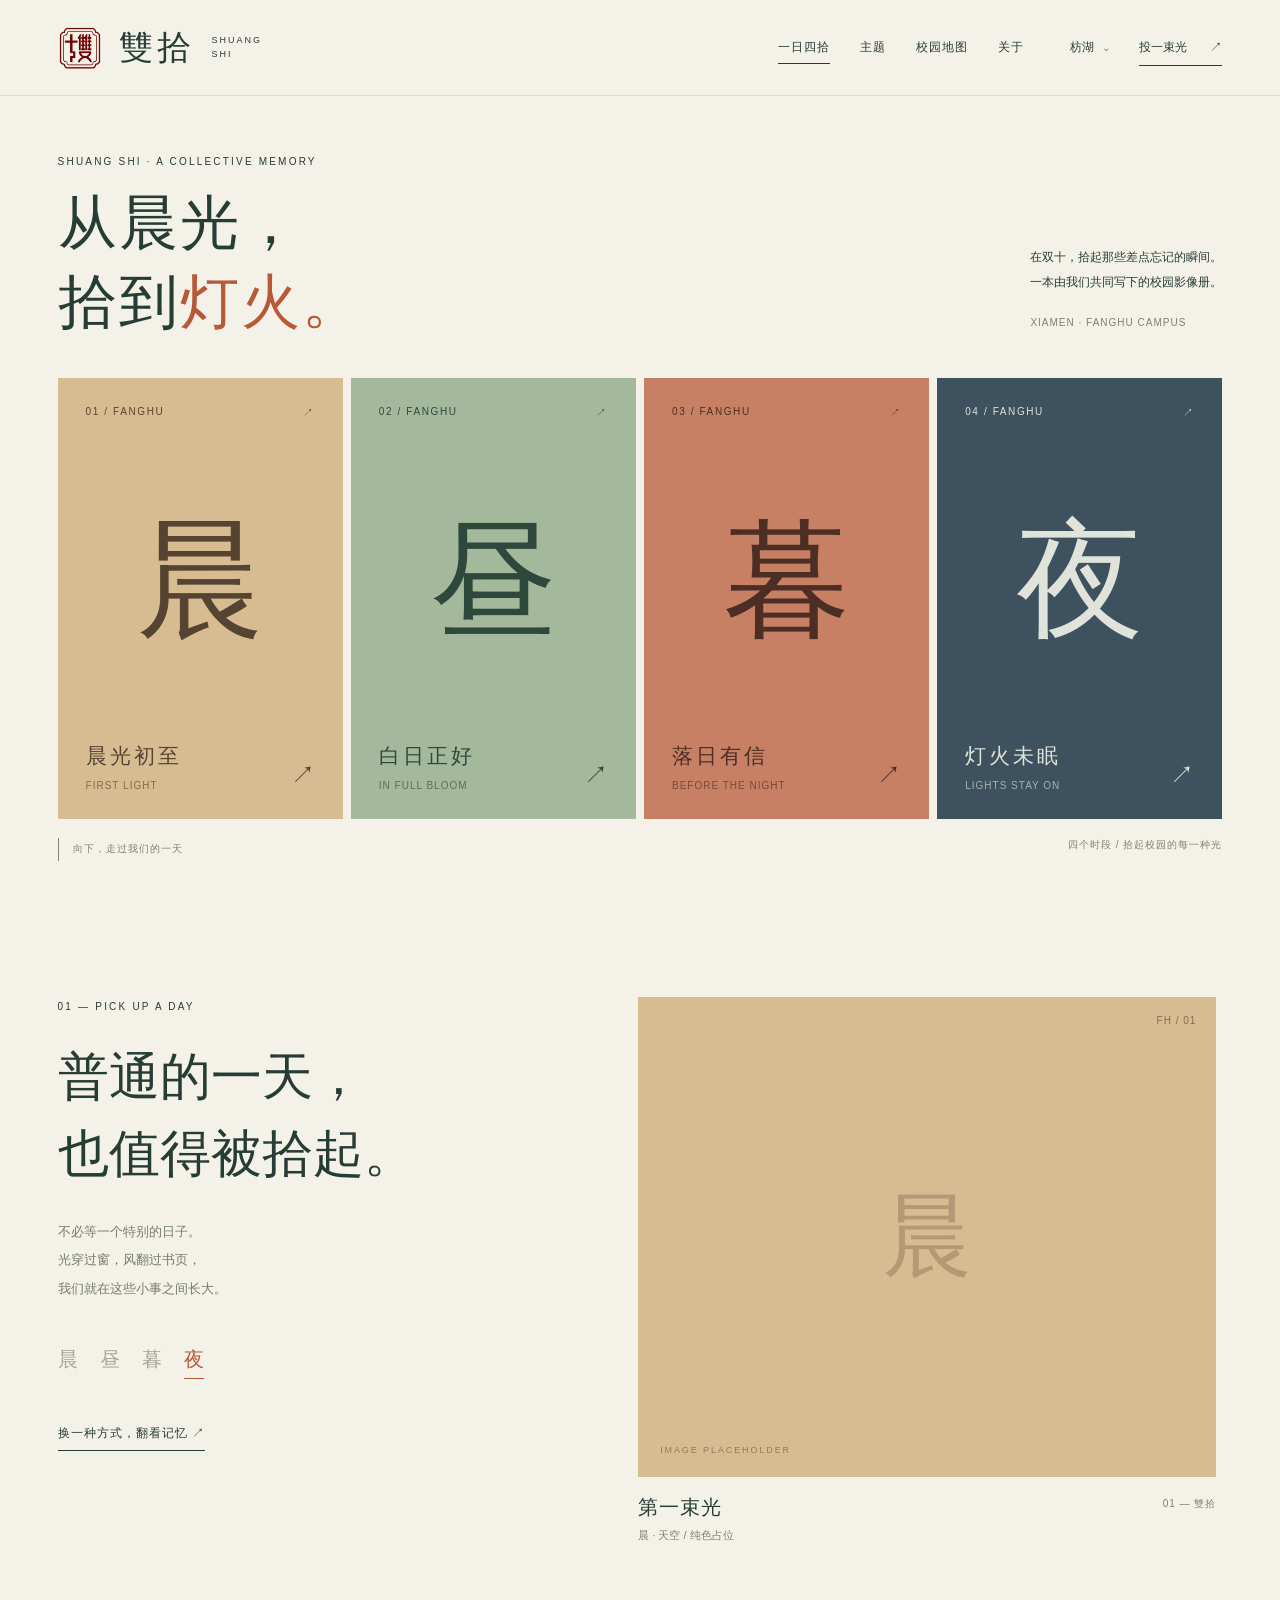
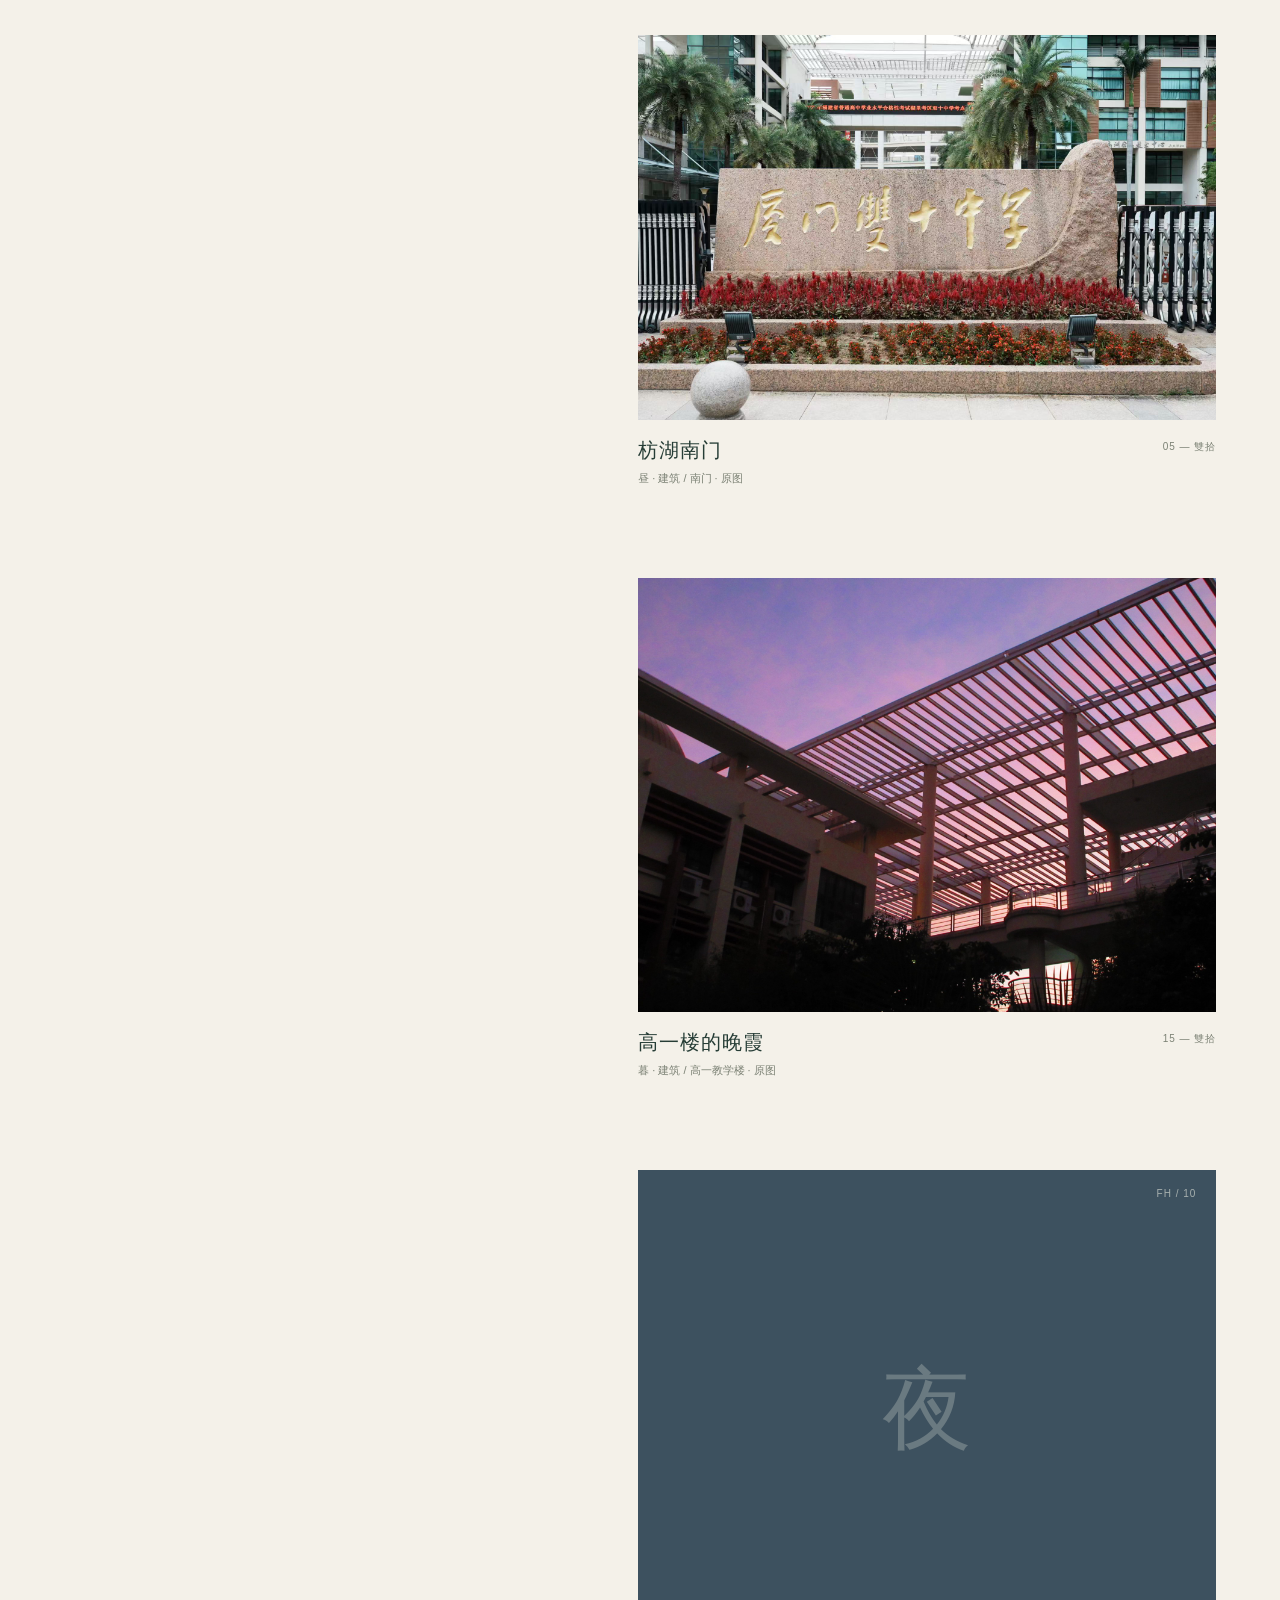
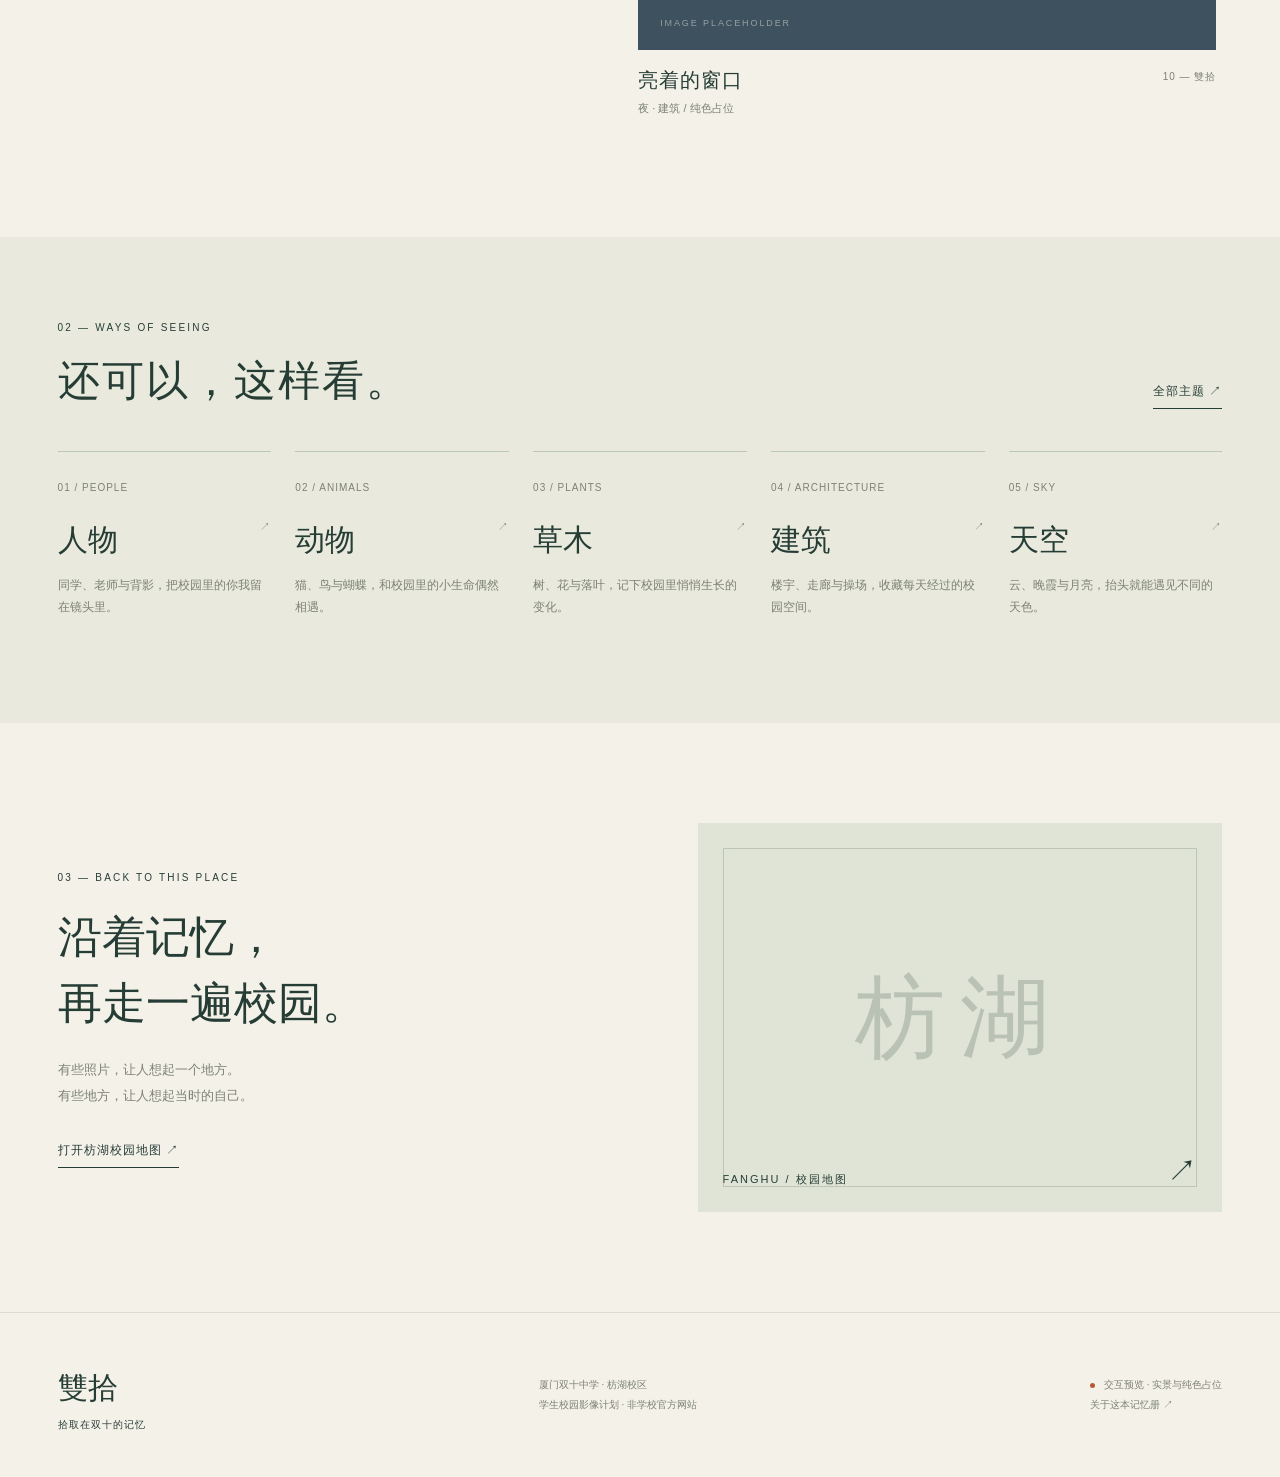
<file: pages-preview/index.html>
<!doctype html>
<html lang="zh-CN"><head><meta charset="UTF-8"><meta name="viewport" content="width=device-width,initial-scale=1"><meta name="theme-color" content="#f4f1e9"><title>雙拾 · 从晨光到灯火</title><meta name="description" content="在双十，拾起那些差点忘记的瞬间。枋湖校区校园影像交互预览。"><link rel="stylesheet" href="style.css?v=contribution-20261113b"></head>
<body><div class="reading-progress" aria-hidden="true"></div><header class="header"><a href="#/" class="brand" aria-label="雙拾首页"><img class="school-emblem" src="assets/shuangshi-emblem.png" alt="" width="44" height="44">雙拾<span>SHUANG SHI</span></a><nav aria-label="主导航"><a href="#/" data-nav="home">一日四拾</a><a href="#/themes" data-nav="themes">主题</a><a href="#/map" data-nav="map">校园地图</a><a href="#/about" data-nav="about">关于</a></nav><div class="header-actions"><button id="campus-toggle" aria-expanded="false" aria-controls="campus-menu">枋湖 <span>⌄</span></button><button class="contribute-trigger" data-contribute>投一束光 <span>↗</span></button></div><div id="campus-menu" class="campus-menu" hidden><button id="fanghu-campus"><span>枋湖校区</span><small>正在这里 · 浏览预览</small></button><button id="xiang-campus"><span>翔安校区 <b>筹备中</b></span><small>下一段记忆，留一个位置</small></button></div></header>
<main id="app"></main><footer><a href="#/" class="footer-brand">雙拾<span>拾取在双十的记忆</span></a><p>厦门双十中学 · 枋湖校区<br>学生校园影像计划 · 非学校官方网站</p><div><span class="preview-dot"></span> 交互预览 · 实景与纯色占位<br><a href="#/about">关于这本记忆册 ↗</a></div></footer>
<dialog id="photo-viewer" class="photo-viewer" aria-labelledby="viewer-title"><div class="viewer-toolbar"><span id="viewer-index"></span><span>雙拾 / 记忆切片</span><button id="viewer-close" aria-label="关闭照片">关闭 <span>×</span></button></div><div class="viewer-layout"><button class="viewer-prev" aria-label="上一张">←</button><div id="viewer-image" class="photo-surface"><span class="placeholder-mark">IMAGE PLACEHOLDER</span><span id="viewer-glyph"></span></div><div class="viewer-copy"><span class="eyebrow" id="viewer-period"></span><h2 id="viewer-title"></h2><p id="viewer-story"></p><dl><div><dt>地点</dt><dd id="viewer-place"></dd></div><div><dt>摄影</dt><dd id="viewer-author">等待你的署名</dd></div><div><dt>作品状态</dt><dd id="viewer-status">纯色占位 · 非真实投稿</dd></div></dl><div class="viewer-image-tools"><button id="viewer-size" class="text-link" aria-pressed="false" hidden>原尺寸</button><a id="viewer-original" class="text-link" target="_blank" rel="noopener" hidden>打开原图 ↗</a></div><button id="viewer-map" class="text-link">在地图中查看 ↗</button></div><button class="viewer-next" aria-label="下一张">→</button></div><p class="viewer-tip">← → 切换照片 · Esc 返回原位置</p></dialog>
<dialog id="info-dialog" class="info-dialog" aria-labelledby="info-title"><button class="dialog-close" aria-label="关闭">×</button><span class="eyebrow">THE NEXT CHAPTER</span><h2 id="info-title">翔安的故事，<br>先留一页。</h2><p>翔安校区正在筹备。这一版先把枋湖的日常拾起来，未来再续写另一段双十记忆。</p><button class="primary close-info">回到枋湖 <span>↗</span></button></dialog>
<dialog id="submit-dialog" class="submit-dialog" aria-labelledby="submit-title"><button class="dialog-close" aria-label="关闭投稿预览">×</button><span class="eyebrow">LEAVE A MOMENT</span><h2 id="submit-title">投一束光。</h2><p class="muted">先试试投稿的样子。这是本机预览草稿，尚不接收或公开作品。</p><form id="draft-form"><label class="upload-box">选择一张照片 <span>JPG / PNG / WebP · 不设文件大小上限</span><input id="draft-image" type="file" accept="image/jpeg,image/png,image/webp"></label><img id="draft-preview" alt="所选照片预览" hidden><div class="form-row"><label>照片标题<input name="title" required maxlength="40" placeholder="给这一刻起个名字"></label><label>你的署名<input name="author" required maxlength="24" placeholder="可以使用昵称"></label></div><div class="form-row"><label>届别 <small class="field-hint">毕业年份，选填</small><select name="cohort" aria-describedby="cohort-help"><option value="">选择毕业届别</option></select><small class="field-help" id="cohort-help">按毕业年份选择，如 2024 届</small></label><label>主题 <small class="field-hint">选填</small><select name="theme"><option value="">选择照片主题</option></select></label></div><div class="form-row"><label>拍摄地点 <small class="field-hint">选填</small><select name="mapPlace" aria-describedby="place-help"><option value="">选择校园地点</option></select><small class="field-help" id="place-help">地点对应校园地图，具体位置不确定可选“其他地点”</small></label><label>校区<input value="枋湖校区" disabled></label></div><label id="other-place-field" hidden>补充地点 <small class="field-hint">选填</small><input name="placeDetail" maxlength="60" placeholder="例如：图书馆旁的连廊"></label><div class="form-row"><label>光的时段<select name="period"><option value="morning">晨 · 晨光</option><option value="day">昼 · 白日</option><option value="dusk">暮 · 日落</option><option value="night">夜 · 灯火</option></select></label></div><label>那一刻的记忆<textarea name="story" rows="3" maxlength="240" placeholder="照片以外，还有什么值得记住？"></textarea></label><div id="live-submission-fields" hidden><label>测试邀请码<input name="invite" type="password" autocomplete="off" maxlength="256" placeholder="请输入收到的邀请码"></label><label class="consent-label"><input name="consent" type="checkbox"> 我确认有权提交此照片，并同意审核通过后公开展示。</label></div><button class="primary" id="draft-submit" type="submit">保存预览文字草稿 <span>↗</span></button><button class="text-link save-local-draft" id="save-local-draft" type="button" hidden>保存文字草稿</button><p id="draft-status" role="status"></p></form></dialog>
<div class="toast" role="status" aria-live="polite"></div><script src="backend-config.js"></script><script src="map-data.js?v=32f19868f6e2"></script><script src="app.js?v=contribution-20261113"></script><script src="live-submissions.js?v=20261113c"></script></body></html>
</file>
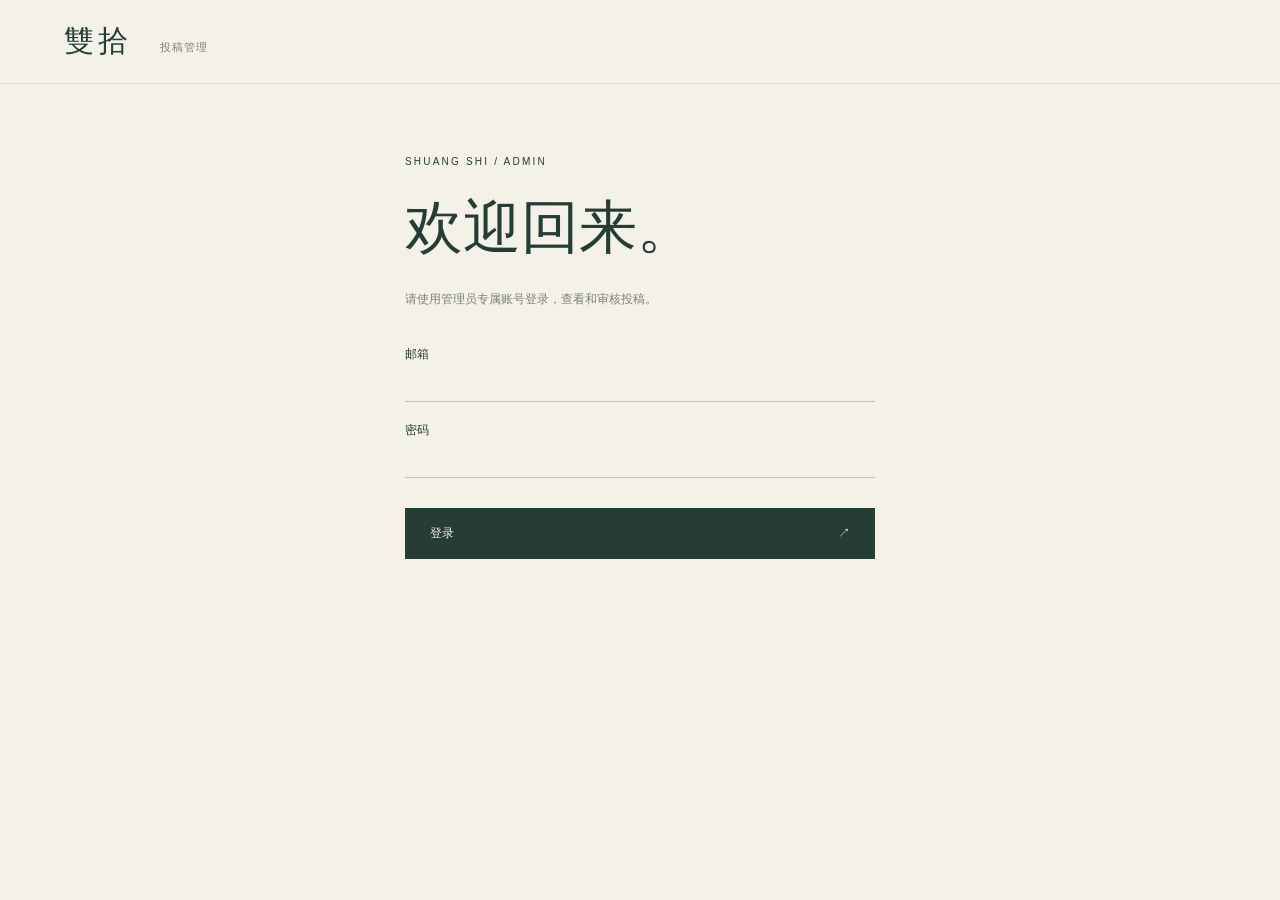
<file: pages-preview/admin/index.html>
<!doctype html>
<html lang="zh-CN">
<head>
  <meta charset="UTF-8">
  <meta name="viewport" content="width=device-width,initial-scale=1">
  <meta name="robots" content="noindex,nofollow">
  <title>投稿管理 · 雙拾</title>
  <link rel="stylesheet" href="../style.css?v=contribution-20261113">
  <link rel="stylesheet" href="admin.css">
</head>
<body>
  <header class="admin-header"><a href="../#/" class="admin-brand">雙拾 <span>投稿管理</span></a><button id="sign-out" hidden>退出登录</button></header>
  <main class="admin-main">
    <section id="login-panel" class="admin-panel">
      <p class="eyebrow">SHUANG SHI / ADMIN</p><h1>欢迎回来。</h1>
      <p class="admin-muted">请使用管理员专属账号登录，查看和审核投稿。</p>
      <form id="login-form"><label>邮箱<input name="email" type="email" autocomplete="username" required></label><label>密码<input name="password" type="password" autocomplete="current-password" required></label><button type="submit" class="primary">登录 <span>↗</span></button></form>
      <p id="login-status" role="status" class="admin-status"></p>
    </section>
    <section id="review-panel" hidden>
      <div class="admin-heading"><div><p class="eyebrow">REVIEW / CONTRIBUTIONS</p><h1>拾起每一份投稿。</h1><p class="admin-muted">通过审核后，作品才会出现在网站上。</p></div><button id="refresh" class="admin-link">刷新列表 ↻</button></div>
      <div class="admin-tabs" role="group" aria-label="投稿状态"><button data-status="pending" aria-pressed="true">待审核</button><button data-status="approved" aria-pressed="false">已发布</button><button data-status="rejected" aria-pressed="false">未通过</button></div>
      <p id="review-status" role="status" class="admin-status"></p><div id="submissions" class="admin-list"></div>
    </section>
  </main>
  <script src="../map-data.js?v=32f19868f6e2"></script><script src="../backend-config.js"></script><script src="admin.js"></script>
</body>
</html>
</file>
<file: pages-preview/style.css>
@charset "UTF-8";
:root{--paper:#f4f1e9;--ink:#263d36;--muted:#7c8275;--line:#dcded2;--accent:#b75936;--ease:cubic-bezier(.22,1,.36,1);font-family:"Microsoft YaHei","PingFang SC",sans-serif;color:var(--ink);background:var(--paper);font-synthesis:none}*{box-sizing:border-box}body{margin:0}button,input,textarea,select{font:inherit}button,a{-webkit-tap-highlight-color:transparent}button{cursor:pointer;color:inherit;border:0;background:none}a{color:inherit;text-decoration:none}button:focus-visible,a:focus-visible,input:focus-visible,textarea:focus-visible,select:focus-visible{outline:2px solid var(--accent);outline-offset:5px}::selection{background:#e4b99a;color:#263d36}h1,h2,h3,p{margin:0}h1,h2,h3,.serif{font-family:"Noto Serif SC","Songti SC","SimSun",serif;font-weight:400}button svg{pointer-events:none}[hidden]{display:none!important}.reading-progress{height:2px;background:var(--accent);position:fixed;left:0;top:0;width:0;z-index:100}.header{height:96px;padding:0 4.5vw;display:flex;align-items:center;gap:40px;border-bottom:1px solid var(--line);position:relative;z-index:20;background:var(--paper)}.brand{font-family:"Songti SC","SimSun",serif;font-size:34px;letter-spacing:4px;display:flex;align-items:center;gap:17px}.brand span{font-family:Arial,sans-serif;font-size:9px;letter-spacing:2px;max-width:35px;line-height:1.5}.header nav{display:flex;gap:30px;margin-left:auto;font-size:12px;letter-spacing:1px}.header nav a{padding:12px 0;position:relative}.header nav a:after{content:"";height:1px;background:var(--ink);position:absolute;bottom:4px;left:0;width:100%;transform:scaleX(0);transform-origin:left;transition:transform .4s var(--ease)}.header nav a:hover:after,.header nav a.active:after{transform:scaleX(1)}.header-actions{display:flex;gap:24px;align-items:center;font-size:12px}.contribute-trigger{border-bottom:1px solid var(--ink);padding:9px 0}.contribute-trigger span{margin-left:20px}#campus-toggle span{margin-left:6px}.campus-menu{position:absolute;right:4.5vw;top:78px;width:300px;background:var(--paper);box-shadow:0 16px 50px #1833281c;border:1px solid var(--line);padding:8px;z-index:50}.campus-menu button{display:block;padding:18px;width:100%;text-align:left}.campus-menu button:hover{background:#e6e9de}.campus-menu small{display:block;font-size:11px;color:var(--muted);margin-top:8px}.campus-menu b{font-size:10px;background:#e6e9de;padding:4px 6px;font-weight:400;margin-left:12px}.eyebrow{font:10px/1.5 Arial,sans-serif;letter-spacing:2.2px;text-transform:uppercase}.home-intro{padding:55px 4.5vw 35px;display:flex;justify-content:space-between;align-items:end}.intro-title h1{font-size:clamp(42px,4.6vw,76px);letter-spacing:2px;line-height:1.35;margin-top:15px}.intro-title h1 em{font-style:normal;color:var(--accent)}.intro-note{max-width:240px;font-size:12px;line-height:2.1;padding-bottom:10px}.intro-note .tiny{display:block;color:var(--muted);font-size:10px;letter-spacing:1px;margin-top:17px}.day-strip{margin:0 4.5vw;display:flex;gap:8px;height:clamp(360px,49vh,620px)}.day-panel{min-width:0;flex:1;position:relative;overflow:hidden;color:var(--fg);background:var(--color);text-align:left;transition:flex .85s var(--ease),filter .7s ease;isolation:isolate;padding:28px;display:flex;flex-direction:column;justify-content:space-between}.day-panel:hover,.day-panel:focus-visible{flex:1.8}.day-strip:has(.day-panel:hover) .day-panel:not(:hover){filter:saturate(.65)}.panel-top{display:flex;justify-content:space-between;font:10px Arial;letter-spacing:1.6px}.panel-character{font-family:"Songti SC","SimSun",serif;font-size:clamp(95px,10vw,175px);font-weight:400;position:absolute;top:46%;left:50%;transform:translate(-50%,-50%);transition:transform .85s var(--ease);line-height:1}.day-panel:hover .panel-character{transform:translate(-50%,-55%) scale(1.04)}.panel-bottom{position:relative;display:flex;justify-content:space-between;align-items:end}.panel-bottom h2{font-size:21px;letter-spacing:3px}.panel-bottom p{font-size:10px;letter-spacing:1px;opacity:.65;margin-top:10px}.panel-arrow{font-size:24px;transition:transform .6s var(--ease)}.day-panel:hover .panel-arrow{transform:translate(4px,-4px)}.strip-caption{margin:19px 4.5vw 0;display:flex;justify-content:space-between;font-size:10px;color:var(--muted);letter-spacing:1px}.scroll-mark{display:flex;gap:14px;align-items:center}.scroll-mark i{height:23px;width:1px;background:var(--muted);transform-origin:top;animation:breathe 2s infinite}@keyframes breathe{50%{transform:scaleY(.55);opacity:.5}}.chapter{padding:135px 4.5vw 120px;display:grid;grid-template-columns:1fr 1.25fr;gap:8vw;align-items:start}.chapter-copy{position:sticky;top:10vh;max-width:370px}.chapter-copy h2{font-size:clamp(36px,4vw,62px);line-height:1.5;margin:25px 0}.chapter-copy p{font-size:13px;line-height:2.2;color:#747d70;max-width:290px}.chapter-index{display:flex;gap:22px;margin:38px 0}.chapter-index button{font-family:serif;font-size:20px;border-bottom:1px solid transparent;padding:5px 0;color:#a2a798;transition:color .4s}.chapter-index button.active{color:var(--accent);border-color:var(--accent)}.chapter-stack{display:grid;gap:90px}.story-card{width:100%;text-align:left;display:block}.story-card .photo-surface{height:480px;position:relative;overflow:hidden;transition:transform .9s var(--ease)}.story-card:nth-child(even){width:82%;margin-left:auto}.story-card:nth-child(even) .photo-surface{height:390px}.photo-surface{background:var(--color);color:var(--fg);position:relative}.photo-surface .photo-glyph{font-family:"Songti SC","SimSun",serif;font-size:90px;position:absolute;left:50%;top:50%;transform:translate(-50%,-50%);opacity:.28;transition:transform 1s var(--ease)}.photo-surface:hover .photo-glyph{transform:translate(-50%,-50%) scale(1.13)}.placeholder-mark{position:absolute;left:22px;bottom:22px;font:9px Arial;letter-spacing:1.9px;opacity:.55}.photo-corner{position:absolute;right:20px;top:18px;font:10px Arial;letter-spacing:1px;opacity:.65}.photo-open{position:absolute;right:20px;bottom:18px;border:1px solid currentColor;width:34px;height:34px;display:grid;place-items:center;border-radius:50%;opacity:0;transform:translateY(8px);transition:.35s}.photo-surface:hover .photo-open{opacity:.8;transform:translateY(0)}.card-meta{display:flex;justify-content:space-between;align-items:start;margin-top:17px;gap:12px}.card-meta h3{font-size:20px;letter-spacing:1px}.card-meta span,.card-meta small{font-size:10px;letter-spacing:1px;color:var(--muted);line-height:2}.card-meta p{font-size:11px;color:var(--muted);margin-top:7px}.section-head{display:flex;justify-content:space-between;align-items:end;margin-bottom:42px}.section-head h2{font-size:42px;letter-spacing:2px;margin-top:18px}.text-link{font-size:12px;border-bottom:1px solid currentColor;padding:8px 0;display:inline-block;letter-spacing:1px}.home-themes{padding:80px 4.5vw;background:#e9eadd}.theme-links{display:grid;grid-template-columns:repeat(5,minmax(0,1fr));gap:24px}.theme-link{border-top:1px solid #bcc7b5;padding:25px 0;text-align:left;transition:transform .5s var(--ease);display:block}.theme-link:hover{transform:translateY(-5px)}.theme-link span{font:10px Arial;letter-spacing:1px;color:var(--muted)}.theme-link h3{font-size:30px;display:flex;justify-content:space-between;margin:25px 0 14px}.theme-link p{font-size:12px;color:var(--muted);line-height:1.8}.campus-invite{padding:100px 4.5vw;display:grid;grid-template-columns:1fr 1fr;gap:9vw;align-items:center}.campus-invite h2{font-size:44px;line-height:1.5;margin:20px 0}.campus-invite p{font-size:13px;line-height:2;color:var(--muted);max-width:370px}.map-teaser{background:#dfe4d6;aspect-ratio:1.35;display:flex;align-items:center;justify-content:center;position:relative;overflow:hidden}.map-teaser .map-word{font-family:serif;font-size:90px;opacity:.2;letter-spacing:15px}.map-teaser .teaser-label{position:absolute;bottom:25px;left:25px;font-size:11px;letter-spacing:2px}.map-teaser .teaser-arrow{position:absolute;right:25px;bottom:20px;font-size:30px}.map-teaser:after{content:"";position:absolute;inset:25px;border:1px solid #79896b55;transition:inset .5s}.map-teaser:hover:after{inset:17px}footer{border-top:1px solid var(--line);padding:45px 4.5vw;display:flex;justify-content:space-between;gap:30px;align-items:center;font-size:10px;line-height:2;color:var(--muted)}.footer-brand{font-family:serif;font-size:30px;color:var(--ink)}.footer-brand span{font:10px sans-serif;display:block;letter-spacing:1px}.preview-dot{display:inline-block;width:5px;height:5px;background:var(--accent);border-radius:50%;margin-right:6px}footer a:hover{color:var(--accent)}.page-heading{padding:65px 4.5vw 45px}.page-heading h1{font-size:clamp(44px,6vw,80px);line-height:1.4;margin:18px 0}.page-heading p{max-width:500px;color:var(--muted);font-size:13px;line-height:2}.back-link{font-size:11px;letter-spacing:1px;display:inline-block;margin-bottom:25px}.period-hero{height:370px;margin:0 4.5vw;display:flex;align-items:center;justify-content:space-between;padding:45px 60px;color:var(--fg);background:var(--color);position:relative;overflow:hidden}.period-hero h1{font-size:150px;line-height:1}.period-hero .hero-info{max-width:250px}.period-hero h2{font-size:32px;margin:20px 0}.period-hero p{font-size:12px;line-height:2;opacity:.8}.period-topline{padding:35px 4.5vw 20px;display:flex;justify-content:space-between;font-size:11px;letter-spacing:1px}.period-switch{display:flex;gap:25px}.period-switch a{opacity:.4}.period-switch a.active{opacity:1;border-bottom:1px solid}.gallery-section{padding:45px 4.5vw 100px}.gallery-toolbar{display:flex;justify-content:space-between;align-items:center;margin-bottom:30px;font-size:11px;color:var(--muted);gap:20px;flex-wrap:wrap}.filter-list{display:flex;gap:8px}.filter-list button{border:1px solid var(--line);padding:9px 16px;border-radius:2px;font-size:11px}.filter-list button.active{color:var(--paper);background:var(--ink);border-color:var(--ink)}.gallery-grid{display:grid;grid-template-columns:repeat(3,minmax(0,1fr));gap:50px 28px;align-items:start}.gallery-grid .photo-surface{height:280px}.gallery-grid .photo-card:nth-child(3n+2){padding-top:65px}.gallery-grid .photo-card:nth-child(3n+2) .photo-surface{height:360px}.photo-card{display:block;width:100%;padding:0;text-align:left}.photo-card .photo-surface{overflow:hidden}.gallery-grid .card-meta h3{font-size:20px}.section-bottom{margin-top:60px;text-align:center;font-size:11px;line-height:2;color:var(--muted)}.themes-board{margin:0 4.5vw 70px;display:flex;gap:8px;height:470px}.theme-tile{flex:1;min-width:0;background:var(--color);color:var(--fg);padding:28px;position:relative;transition:flex .85s var(--ease);display:flex;flex-direction:column;justify-content:space-between}.theme-tile:hover,.theme-tile:focus-visible{flex:1.7}.theme-tile h2{font-size:52px;writing-mode:vertical-rl;letter-spacing:10px;position:absolute;top:90px;left:50%;transform:translateX(-50%)}.theme-tile p{font-size:11px;line-height:1.8;max-width:180px;min-height:40px}.theme-tile .tile-foot{display:flex;align-items:end;justify-content:space-between;gap:12px}.theme-tile .tile-foot b{font-size:25px;font-weight:400}.theme-detail-heading{border-bottom:1px solid var(--line);margin-bottom:20px}.photo-viewer{border:0;background:var(--paper);color:var(--ink);width:100vw;max-width:none;height:100dvh;max-height:none;margin:0;padding:0;overflow:auto}.photo-viewer::backdrop{background:#1a241ce6}.viewer-toolbar{height:85px;display:flex;justify-content:space-between;align-items:center;padding:0 4vw;font:10px sans-serif;letter-spacing:2px;border-bottom:1px solid var(--line)}.viewer-toolbar button{font-size:12px;letter-spacing:1px}.viewer-toolbar button span{font-size:24px;margin-left:20px}.viewer-layout{min-height:calc(100dvh - 150px);display:grid;grid-template-columns:30px minmax(0,1.7fr) minmax(250px,1fr) 30px;gap:3vw;padding:40px 3vw;align-items:center}.viewer-layout>.photo-surface{height:min(65vh,680px);width:100%;overflow:hidden}.viewer-layout>.photo-surface>#viewer-glyph{font:160px serif;position:absolute;left:50%;top:50%;transform:translate(-50%,-50%);opacity:.28}.viewer-copy{padding:20px}.viewer-copy h2{font-size:40px;line-height:1.5;margin:24px 0}.viewer-copy>p{font-size:13px;line-height:2.3;color:var(--muted)}.viewer-copy dl{margin:35px 0}.viewer-copy dl div{display:flex;justify-content:space-between;gap:20px;border-bottom:1px solid var(--line);padding:12px 0;font-size:11px}.viewer-copy dt{color:var(--muted)}.viewer-copy dd{margin:0}.viewer-prev,.viewer-next{font-size:26px;padding:10px 0}.viewer-tip{text-align:center;font-size:10px;color:var(--muted);letter-spacing:2px;padding-bottom:20px}.flying-photo{position:fixed;z-index:2147483646;pointer-events:none;overflow:hidden;margin:0!important;transform-origin:top left}.photo-viewer .flying-photo{position:fixed}.info-dialog,.submit-dialog{border:1px solid var(--line);padding:50px;max-width:600px;width:calc(100vw - 32px);max-height:90dvh;color:var(--ink);background:var(--paper)}dialog::backdrop{background:#152a2466;backdrop-filter:blur(8px)}.info-dialog h2,.submit-dialog h2{font-size:42px;margin:22px 0;line-height:1.5}.info-dialog p,.muted{font-size:12px;line-height:2;color:var(--muted)}.dialog-close{position:absolute;right:20px;top:14px;font-size:28px}.primary{background:var(--ink);color:var(--paper);padding:17px 25px;display:flex;justify-content:space-between;align-items:center;gap:30px;font-size:12px;margin-top:30px;width:100%}.submit-dialog{max-width:650px}.submit-dialog form{margin-top:25px}.submit-dialog label{display:block;font-size:11px;line-height:2}.submit-dialog input:not([type=file]),.submit-dialog textarea,.submit-dialog select{display:block;width:100%;background:transparent;border:0;border-bottom:1px solid #bdc6b6;border-radius:0;padding:10px 0;color:var(--ink);font-size:12px;margin-bottom:20px}.submit-dialog textarea{resize:vertical}.form-row{display:grid;grid-template-columns:1fr 1fr;gap:25px}.upload-box{border:1px dashed #99ab94;text-align:center;padding:25px;cursor:pointer;margin-bottom:24px;position:relative}.upload-box span{display:block;color:var(--muted);font-size:10px}.upload-box input{position:absolute;inset:0;opacity:0;cursor:pointer;width:100%}#draft-preview{max-width:100%;max-height:160px;margin:0 auto 20px;display:block}#draft-status{font-size:12px;line-height:1.8;margin-top:15px;color:var(--accent)}.toast{position:fixed;bottom:25px;left:50%;transform:translate(-50%,20px);background:var(--ink);color:var(--paper);padding:14px 25px;font-size:12px;opacity:0;pointer-events:none;transition:.3s;z-index:1000;max-width:90vw}.toast.show{opacity:1;transform:translate(-50%,0)}.about-hero{padding:90px 10vw;display:grid;grid-template-columns:1fr 1fr;gap:8vw}.about-hero h1{font-size:120px;letter-spacing:20px}.about-hero .about-text{padding-top:25px}.about-hero p{font-size:14px;line-height:2.4;margin-bottom:25px}.about-note{background:#e7e9de;padding:55px 10vw;display:grid;grid-template-columns:1fr 1fr;gap:70px}.about-note h2{font-size:30px;margin-bottom:20px}.about-note p{font-size:12px;line-height:2.2;color:var(--muted)}.reveal{opacity:0;transform:translateY(25px);transition:opacity .8s var(--ease),transform 1s var(--ease)}.reveal.visible{opacity:1;transform:none}::view-transition-old(root){animation:fade-out .25s both}::view-transition-new(root){animation:fade-in .5s both}::view-transition-group(scene){animation-duration:.8s;animation-timing-function:var(--ease)}::view-transition-old(scene),::view-transition-new(scene){height:100%;width:100%;object-fit:cover;mix-blend-mode:normal}@keyframes fade-in{from{opacity:0;transform:translateY(8px)}to{opacity:1;transform:none}}@keyframes fade-out{to{opacity:0}}.map-shell{display:grid;grid-template-columns:280px minmax(0,1fr);margin:0 4.5vw 55px;border:1px solid var(--line);height:650px;min-height:420px}.map-sidebar{padding:25px;border-right:1px solid var(--line);overflow:auto}.map-sidebar h2{font-size:22px;margin-bottom:12px}.map-sidebar>p{font-size:11px;line-height:1.9;color:var(--muted);margin-bottom:20px}.map-place{display:block;width:100%;padding:16px 0;border-top:1px solid var(--line);text-align:left}.map-place span{font-size:13px;display:flex;justify-content:space-between}.map-place small{font-size:10px;color:var(--muted);display:block;margin-top:8px}.map-place.active{color:var(--accent)}.map-viewport{position:relative;overflow:hidden;background:#e3e7db;touch-action:none;cursor:grab}.map-viewport:active{cursor:grabbing}.map-world{position:absolute;inset:0;transform-origin:0 0;will-change:transform}.map-world img{width:100%;height:100%;object-fit:contain;pointer-events:none;user-select:none}.map-world svg{width:100%;height:100%;display:block}.map-pin{position:absolute;transform:translate(-50%,-50%);width:30px;height:30px;border-radius:50%;background:var(--paper);border:1px solid var(--ink);box-shadow:0 3px 10px #233c3420;font:11px Arial;transition:background .2s}.map-pin.active{background:var(--accent);color:white;border-color:var(--accent)}.map-controls{position:absolute;right:18px;top:18px;display:flex;flex-direction:column;gap:2px;z-index:2}.map-controls button{background:var(--paper);width:38px;height:38px;border:1px solid var(--line);font-size:20px}.map-controls button:last-child{font-size:12px}.map-caption{position:absolute;bottom:14px;left:15px;right:15px;background:#f4f1e9ed;padding:10px 12px;font-size:10px;line-height:1.8;pointer-events:none}.map-caption a{pointer-events:auto;border-bottom:1px solid}.map-selected{padding:0 4.5vw 80px}.map-selected .section-head{margin-bottom:25px}.map-selected .gallery-grid{grid-template-columns:repeat(3,1fr)}.map-selected .gallery-grid .photo-card{padding-top:0}.map-selected .gallery-grid .photo-surface{height:220px}.map-empty{padding:50px;text-align:center;font-size:13px;line-height:2;align-self:center}.map-note{font-size:11px;line-height:2;color:var(--muted);margin-top:18px}.gallery-empty{padding:90px 0;color:var(--muted);text-align:center;grid-column:1/-1;font-size:13px}
@media(min-width:1600px){.header,.home-intro{padding-left:6vw;padding-right:6vw}.day-strip{margin-left:6vw;margin-right:6vw}.day-panel{padding:35px}.intro-title h1{font-size:75px}}
@media(max-width:1000px){.header{gap:20px;height:85px}.brand{font-size:28px}.brand span{display:none}.header nav{gap:20px}.header-actions{gap:15px}.home-intro{padding-top:40px}.intro-note{max-width:200px}.chapter{gap:5vw}.chapter-copy h2{font-size:40px}.story-card .photo-surface{height:390px}.story-card:nth-child(even) .photo-surface{height:320px}.viewer-layout{grid-template-columns:25px 1fr 25px;gap:15px}.viewer-copy{grid-column:2;grid-row:2}.viewer-layout>.photo-surface{grid-column:2;grid-row:1;height:50vh}.viewer-next{grid-column:3;grid-row:1}.viewer-prev{grid-column:1;grid-row:1}.map-shell{grid-template-columns:220px 1fr}.theme-tile{padding:22px}.theme-tile h2{font-size:44px}}
@media(max-width:700px){.header{padding:0 6vw;height:110px;flex-wrap:wrap;align-content:center;gap:16px;justify-content:space-between}.brand{font-size:29px}.header-actions{margin-left:auto;font-size:11px}.header nav{order:3;width:100%;margin:0;justify-content:space-between;gap:12px;font-size:11px}.header nav a{padding:0 0 5px}.header nav a:after{bottom:0}.campus-menu{top:60px;right:6vw}.home-intro{padding:35px 6vw 25px;display:block}.intro-title h1{font-size:40px;letter-spacing:0}.intro-note{margin-top:20px;max-width:none;font-size:11px}.intro-note .tiny{display:none}.day-strip{margin:0 6vw;display:grid;grid-template-columns:1fr 1fr;height:530px;gap:7px}.day-panel{padding:18px}.panel-character{font-size:85px}.panel-bottom h2{font-size:16px;letter-spacing:1px}.panel-bottom p{font-size:8px}.panel-top{font-size:8px}.panel-arrow{font-size:20px}.strip-caption{margin:16px 6vw 0;font-size:9px}.strip-caption>span:last-child{max-width:135px;text-align:right;line-height:1.8}.chapter{padding:70px 6vw;display:block}.chapter-copy{position:relative;top:auto;max-width:none;margin-bottom:40px}.chapter-copy h2{font-size:36px;line-height:1.5;margin:20px 0}.chapter-copy p{font-size:12px}.chapter-index{margin:25px 0;gap:25px}.chapter-stack{gap:45px}.story-card .photo-surface{height:370px}.story-card:nth-child(even){width:85%}.story-card:nth-child(even) .photo-surface{height:320px}.home-themes{padding:55px 6vw}.section-head{align-items:start;gap:20px}.section-head h2{font-size:32px}.section-head .text-link{font-size:10px;white-space:nowrap;margin-top:28px}.theme-links{grid-template-columns:1fr 1fr;gap:12px 25px}.theme-link h3{font-size:25px;margin:18px 0 12px}.theme-link p{font-size:10px}.campus-invite{padding:60px 6vw;display:flex;flex-direction:column;gap:30px;align-items:stretch}.campus-invite h2{font-size:34px}.map-teaser{aspect-ratio:1.25}.map-teaser .map-word{font-size:70px}footer{padding:35px 6vw;flex-wrap:wrap;gap:25px;align-items:start}footer p{font-size:9px}footer>div{width:100%;font-size:9px}.period-topline{padding:25px 6vw 18px;font-size:10px}.period-switch{gap:17px}.period-hero{margin:0 6vw;height:280px;padding:30px}.period-hero h1{font-size:115px}.period-hero .hero-info{max-width:135px}.period-hero h2{font-size:24px;margin:12px 0}.period-hero p{font-size:10px}.period-hero .eyebrow{font-size:8px}.gallery-section{padding:30px 6vw 60px}.filter-list{gap:5px;flex-wrap:wrap}.filter-list button{padding:8px 11px;font-size:10px}.gallery-grid{grid-template-columns:1fr 1fr;gap:32px 15px}.gallery-grid .photo-surface{height:190px}.gallery-grid .photo-card:nth-child(3n+2){padding-top:0}.gallery-grid .photo-card:nth-child(3n+2) .photo-surface{height:190px}.gallery-grid .photo-card:nth-child(even){padding-top:35px}.gallery-grid .photo-card:nth-child(even) .photo-surface{height:240px}.gallery-grid .card-meta{display:block}.gallery-grid .card-meta h3{font-size:17px}.gallery-grid .card-meta p{font-size:10px}.gallery-grid .card-meta>small{display:none}.placeholder-mark{font-size:7px;letter-spacing:1px;left:13px;bottom:13px}.photo-corner{font-size:8px;right:13px;top:13px}.photo-surface .photo-glyph{font-size:60px}.page-heading{padding:40px 6vw 30px}.page-heading h1{font-size:45px}.page-heading p{font-size:12px}.themes-board{margin:0 6vw 50px;height:auto;display:grid;grid-template-columns:1fr 1fr;gap:8px}.theme-tile{height:280px;padding:20px}.theme-tile h2{font-size:36px;top:58px;letter-spacing:5px}.theme-tile p{font-size:10px;min-height:35px}.viewer-toolbar{height:65px;padding:0 5vw;letter-spacing:1px}.viewer-toolbar>span:nth-child(2){display:none}.viewer-layout{padding:25px 4vw;gap:8px;grid-template-columns:20px minmax(0,1fr) 20px}.viewer-layout>.photo-surface{height:42vh}.viewer-copy{padding:20px 0}.viewer-copy h2{font-size:32px;margin:15px 0}.viewer-copy dl{margin:20px 0}.viewer-tip{font-size:9px}.info-dialog,.submit-dialog{padding:35px 24px}.info-dialog h2,.submit-dialog h2{font-size:34px}.form-row{gap:20px}.about-hero{padding:55px 6vw;display:block}.about-hero h1{font-size:90px}.about-hero .about-text{margin-top:25px}.about-note{padding:40px 6vw;grid-template-columns:1fr;gap:35px}.map-shell{margin:0 6vw 35px;display:flex;flex-direction:column;height:640px}.map-sidebar{border-right:0;border-bottom:1px solid var(--line);padding:18px;height:150px;flex-shrink:0}.map-sidebar>p{margin-bottom:12px;font-size:10px}.map-sidebar h2{font-size:20px}.map-places{display:flex;gap:10px;overflow:auto}.map-place{width:auto;min-width:105px;padding:10px;border:1px solid var(--line)}.map-place span{font-size:11px}.map-place small{font-size:9px;white-space:nowrap}.map-viewport{flex:1;min-height:0}.map-caption{font-size:8px;bottom:8px;left:8px;right:8px;padding:6px 8px}.map-selected{padding:0 6vw 55px}.map-selected .gallery-grid{grid-template-columns:1fr 1fr}.map-selected .gallery-grid .photo-surface{height:180px}.map-selected .section-head h2{font-size:28px}.map-note{font-size:10px}.photo-open{opacity:.65;width:25px;height:25px;font-size:12px;right:12px;bottom:12px}}
@media(prefers-reduced-motion:reduce){*,*:before,*:after{animation:none!important;transition:none!important;scroll-behavior:auto!important}.reveal{opacity:1;transform:none}::view-transition-group(*){animation:none!important}}

@media(max-width:700px){.theme-link:last-child,.theme-tile:last-child{grid-column:1 / -1}.theme-tile:last-child{height:230px}.theme-tile:last-child h2{writing-mode:horizontal-tb;top:75px}}

/* Campus-only, orthogonal vector plan. Selection never resizes or moves the map. */
.atlas-heading{display:flex;align-items:end;justify-content:space-between;padding:38px 4.5vw 30px;gap:25px}.atlas-heading h1{font-size:clamp(30px,3.6vw,52px);margin-top:12px}.atlas-heading p{font-size:12px;line-height:2}
.atlas{margin:0 4.5vw 40px;border:1px solid #cbd2c2;background:#f4f1e9}.atlas-bar{display:flex;justify-content:space-between;align-items:center;padding:22px 28px;border-bottom:1px solid var(--line);gap:20px}.atlas-bar strong{font-family:serif;font-size:23px;font-weight:400;letter-spacing:2px}.atlas-bar>div>span{font-size:11px;color:var(--muted);margin-left:20px}.atlas-legend{display:flex;gap:20px;font-size:11px}.atlas-legend span{display:flex;gap:7px;align-items:center}.atlas-legend i{width:11px;height:11px;border-radius:2px}.building-key{background:#c5cbb9}.field-key{background:#bc876f}.water-key{background:#b5cbc3}
.atlas-places{display:flex;gap:8px;padding:16px 25px;flex-wrap:wrap;border-bottom:1px solid var(--line)}.atlas-places button{display:flex;align-items:center;gap:9px;padding:10px 13px;border:1px solid transparent;border-radius:3px;font-size:12px;transition:background .25s,color .25s}.atlas-places small{font:10px Arial;opacity:.5}.atlas-places button:hover{background:#e4e8db}.atlas-places button.active{background:var(--ink);color:var(--paper)}
.atlas-scroll{overflow:auto;overscroll-behavior-x:contain;background:#f4f1e9;scrollbar-color:#a1ae97 #eceee3}.map-sheet{position:relative;width:100%;min-width:1000px;aspect-ratio:1200 / 870;margin:auto}.map-sheet>svg{display:block;width:100%;height:100%}.map-sheet .atlas-pin{width:auto;height:34px;white-space:nowrap;padding:0 12px 0 5px;display:flex;align-items:center;gap:7px;border-radius:18px;background:#f4f1ef;border:1px solid #8b9b83;font:12px 'Microsoft YaHei',sans-serif;box-shadow:0 3px 12px #263d3610;transition:background .25s,color .25s,box-shadow .25s}.atlas-pin span{width:24px;height:24px;display:grid;place-items:center;border-radius:50%;background:#e1e6d7;font:10px Arial}.map-sheet .atlas-pin:hover,.map-sheet .atlas-pin:focus-visible{box-shadow:0 4px 16px #263d3628;border-color:var(--ink);z-index:3}.map-sheet .atlas-pin.active{background:var(--ink);color:#f4f1e9;border-color:var(--ink);z-index:2}.atlas-pin.active span{background:#52654f;color:#fff}.atlas-footer{display:flex;justify-content:space-between;gap:20px;padding:17px 25px;border-top:1px solid var(--line);font-size:10px;color:#747d70;line-height:1.8}.atlas-footer a{border-bottom:1px solid #aab39f}.map-selected .section-head h2{font-size:34px}
@media(max-width:700px){.atlas-heading{display:block;padding:30px 6vw 22px}.atlas-heading p{margin-top:14px;font-size:11px}.atlas{margin:0 4vw 30px}.atlas-bar{padding:18px;align-items:start;flex-direction:column;gap:12px}.atlas-bar>div>span{margin-left:12px}.atlas-legend{gap:17px}.atlas-places{padding:12px;gap:4px}.atlas-places button{font-size:11px;padding:9px}.atlas-scroll{height:660px}.map-sheet{width:1000px;height:725px;aspect-ratio:auto}.atlas-footer{display:block;padding:14px 18px}.atlas-footer>span{display:block}.atlas-footer>span+span{margin-top:5px}}

/* Original photos keep their full aspect ratio; no crop or upload byte limit. */
.real-photo{display:block;width:100%;height:auto;object-fit:contain}.gallery-grid .has-photo{grid-column:1 / -1;padding-top:0!important}.gallery-grid .has-photo .photo-surface,.story-card.has-photo .photo-surface,.map-selected .gallery-grid .has-photo .photo-surface{height:auto!important;overflow:hidden}.story-card.has-photo{width:100%;margin-left:0}.has-photo .photo-open{background:#f4f1ee8;color:#263d36}.flying-photo .real-photo{width:100%;height:100%;object-fit:contain}.photo-viewer.has-real-photo .viewer-layout{grid-template-columns:28px minmax(0,1fr) 28px;align-items:start}.photo-viewer.has-real-photo .viewer-layout>.photo-surface{grid-column:2;grid-row:1;height:auto;max-height:none;overflow:auto;background:transparent}.photo-viewer.has-real-photo .viewer-copy{grid-column:2;grid-row:2;max-width:700px;padding:22px 0}.photo-viewer.has-real-photo .viewer-prev{grid-column:1;grid-row:1;align-self:center}.photo-viewer.has-real-photo .viewer-next{grid-column:3;grid-row:1;align-self:center}.has-real-photo #viewer-image>.placeholder-mark,.has-real-photo #viewer-glyph{display:none}.viewer-image-tools{display:flex;gap:24px;align-items:center;margin:15px 0 24px}.photo-viewer.original-size #viewer-image{max-height:78vh;overflow:auto}.photo-viewer.original-size #viewer-image img{width:auto;height:auto;max-width:none}.photo-viewer{overflow:auto}.photo-viewer.has-real-photo .viewer-toolbar{position:sticky;top:0;z-index:3;background:var(--paper)}

/* Detailed user-annotated campus plan. */
.map-sheet .atlas-pin{padding:0 10px;height:30px;font-size:12px;gap:5px;background:#faf9f4f2;box-shadow:0 2px 8px #263d361c}
.map-sheet .atlas-pin span{font-size:9px;width:19px;height:19px}.map-sheet .atlas-pin.active{background:#263d36;color:#fff}.map-sheet .atlas-pin.active span{background:#647960}.atlas-places{max-height:160px;overflow-y:auto}
@media(max-width:700px){.atlas-places{max-height:148px}.map-sheet .atlas-pin{font-size:12px}}

.outline-key{background:transparent;border:1px dashed #8c9f87}

/* School emblem sits alongside the site wordmark. Its transparent background follows the page color. */
.school-emblem{display:block;flex:none;width:44px;height:44px;object-fit:contain}
@media(max-width:700px){.brand{gap:10px}.school-emblem{width:34px;height:34px}.header-actions{gap:10px}.header-actions .contribute-trigger span{margin-left:8px}}

/* Contribution fields use the same categories and places as the site. */
.submit-dialog .form-row{grid-template-columns:repeat(2,minmax(0,1fr))}
.submit-dialog .form-row label{min-width:0}
.submit-dialog .field-hint{font-size:10px;color:var(--muted);font-weight:normal}
.submit-dialog .field-help{display:block;margin:-12px 0 18px;color:var(--muted);font-size:10px;line-height:1.6}
.submit-dialog select{width:100%}
@media(max-width:420px){.submit-dialog .form-row{grid-template-columns:1fr;gap:0}}

.submit-dialog .consent-label{display:flex;align-items:start;gap:9px;line-height:1.8;color:var(--muted);margin:12px 0}.submit-dialog .consent-label input{flex:none;width:16px;height:16px;padding:0;margin:4px 0 0}.save-local-draft{margin-top:18px;font-size:12px}.submit-dialog button:disabled{opacity:.55;cursor:wait}
</file>
<file: pages-preview/admin/admin.css>
body{min-height:100vh;background:var(--paper)}
.admin-header{height:84px;padding:0 5vw;border-bottom:1px solid var(--line);display:flex;align-items:center;justify-content:space-between}
.admin-brand{font:30px 'Songti SC','SimSun',serif;letter-spacing:4px}.admin-brand span{font:11px 'Microsoft YaHei',sans-serif;color:var(--muted);letter-spacing:1px;margin-left:16px}
.admin-header button,.admin-link{font-size:12px;border-bottom:1px solid var(--ink);padding:8px 0}
.admin-main{max-width:1100px;margin:auto;padding:70px 5vw 100px}.admin-panel{max-width:470px;margin:auto}.admin-main h1{font:normal clamp(36px,5vw,58px) 'Songti SC','SimSun',serif;margin:20px 0}.admin-muted{font-size:12px;line-height:2;color:var(--muted)}
.admin-panel form{margin-top:35px}.admin-panel label{display:block;font-size:12px;margin:20px 0}.admin-panel input{display:block;width:100%;border:0;border-bottom:1px solid #bdc6b6;background:transparent;padding:12px 0;outline-offset:4px}
.admin-heading{display:flex;align-items:end;justify-content:space-between;gap:25px}.admin-tabs{display:flex;gap:25px;border-bottom:1px solid var(--line);margin:50px 0 28px}.admin-tabs button{padding:12px 0;color:var(--muted);border-bottom:2px solid transparent}.admin-tabs button[aria-pressed=true]{color:var(--ink);border-color:var(--ink)}
.admin-status{font-size:12px;line-height:1.8;color:var(--accent);margin:18px 0}.admin-list{display:grid;gap:18px}.review-card{display:grid;grid-template-columns:minmax(180px,270px) 1fr;gap:26px;background:#eceee4;padding:22px}.review-card img{width:100%;max-height:320px;object-fit:contain;align-self:start;background:#e1e5da}.review-card h2{font-size:25px;margin-bottom:12px}.review-card p{font-size:12px;line-height:2;white-space:pre-wrap;overflow-wrap:anywhere}.review-meta{color:var(--muted);margin-bottom:15px}.review-actions{display:flex;flex-wrap:wrap;gap:12px;margin-top:20px}.review-actions button{padding:10px 16px;border:1px solid var(--ink);font-size:12px}.review-actions button:first-child{background:var(--ink);color:var(--paper)}.review-actions button:disabled{opacity:.5;cursor:wait}
.review-form{display:grid;grid-template-columns:repeat(2,minmax(0,1fr));gap:12px 18px}.review-form label{font-size:11px;color:var(--muted)}.review-form input,.review-form select,.review-form textarea{display:block;width:100%;margin-top:5px;padding:8px 0;color:var(--ink);border:0;border-bottom:1px solid #b8c1b3;background:transparent}.review-form label:has(textarea),.review-actions{grid-column:1 / -1}
@media(max-width:600px){.admin-main{padding-top:45px}.admin-heading{display:block}.review-card{grid-template-columns:1fr}.review-card img{max-height:250px}}
</file>
